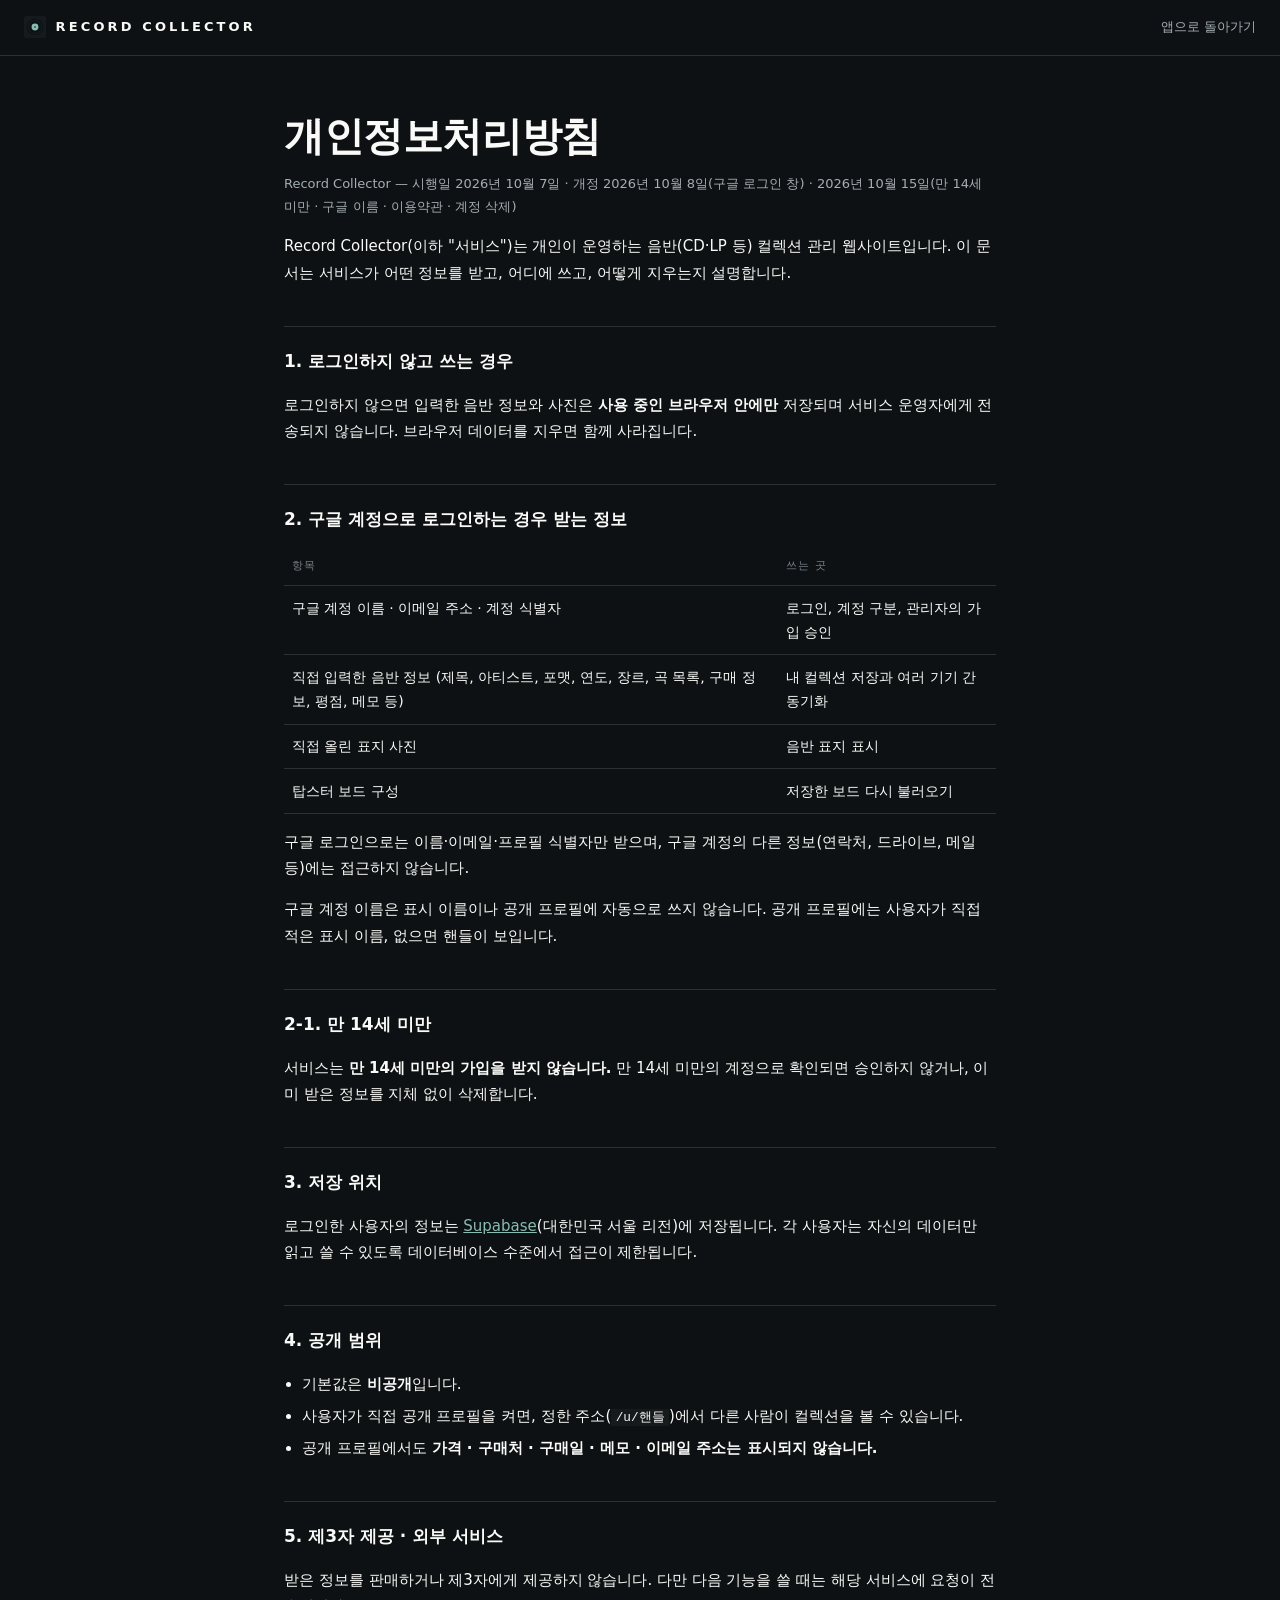
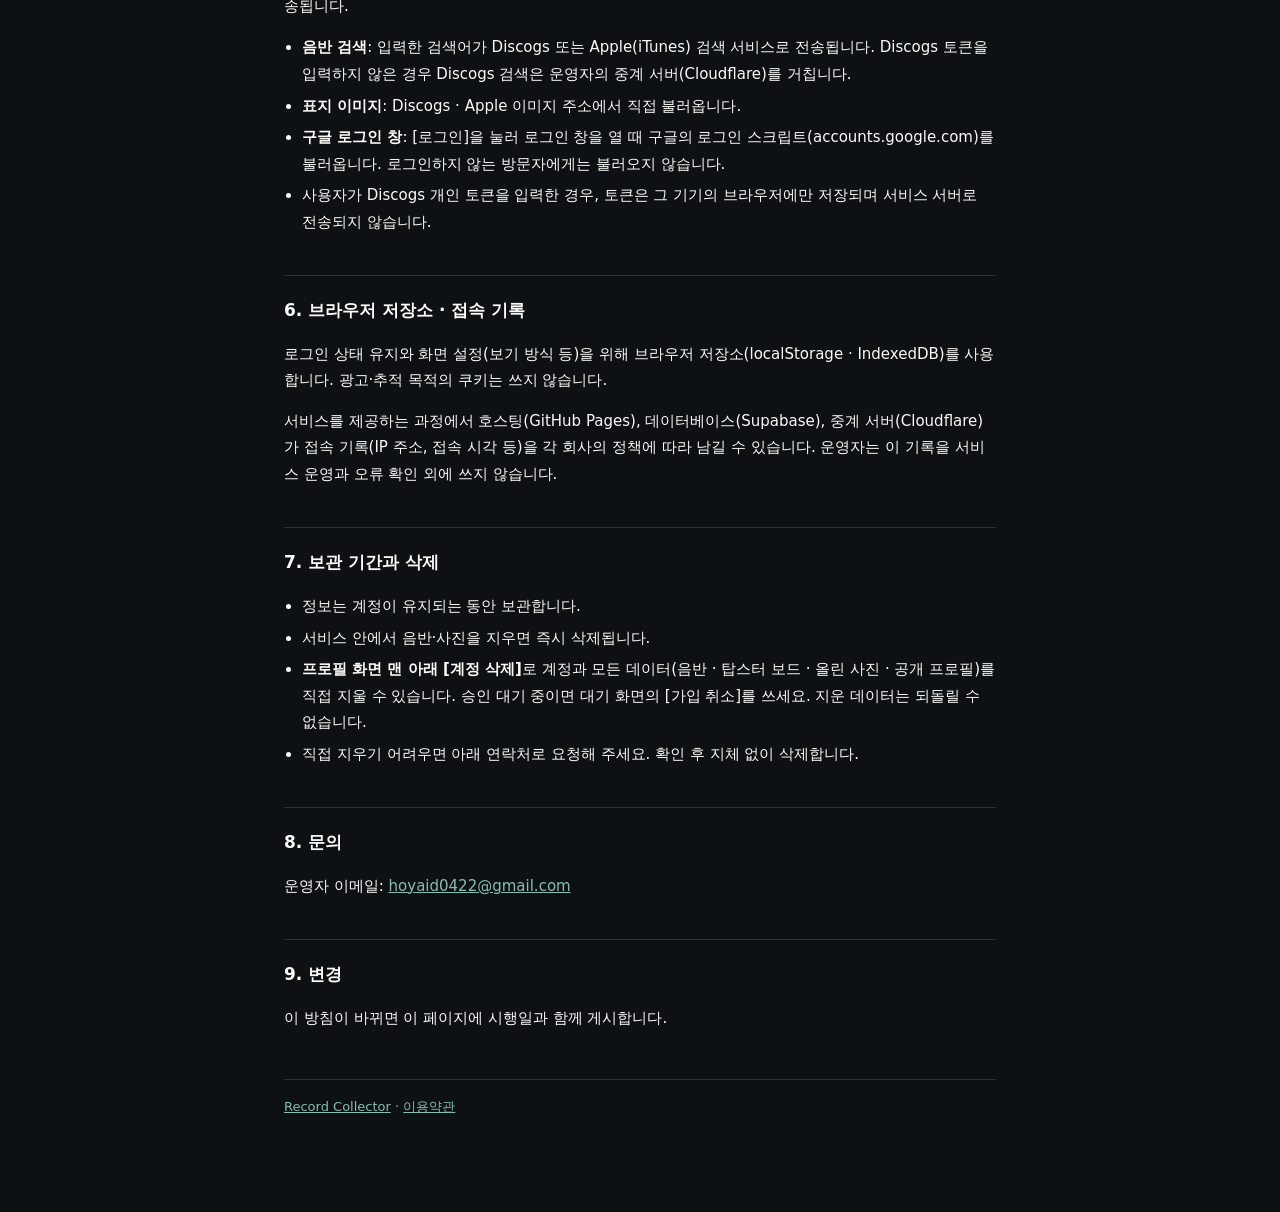
<file: privacy.html>
<!doctype html>
<html lang="ko">
<head>
  <meta charset="utf-8" />
  <meta name="viewport" content="width=device-width, initial-scale=1" />
  <title>개인정보처리방침 · Record Collector</title>
  <link rel="icon" href="vinyl.svg" />
  <meta name="color-scheme" content="dark" />
  <link rel="stylesheet" href="legal.css" />
</head>
<body>
<header class="legal-top">
  <a class="legal-brand" href="./"><img src="vinyl.svg" alt="" />RECORD COLLECTOR</a>
  <a class="legal-back" href="./">앱으로 돌아가기</a>
</header>
<main>
  <h1>개인정보처리방침</h1>
  <p class="dim">Record Collector — 시행일 2026년 10월 7일 · 개정 2026년 10월 8일(구글 로그인 창) · 2026년 10월 15일(만 14세 미만 · 구글 이름 · 이용약관 · 계정 삭제)</p>

  <p>
    Record Collector(이하 "서비스")는 개인이 운영하는 음반(CD·LP 등) 컬렉션 관리 웹사이트입니다.
    이 문서는 서비스가 어떤 정보를 받고, 어디에 쓰고, 어떻게 지우는지 설명합니다.
  </p>

  <h2>1. 로그인하지 않고 쓰는 경우</h2>
  <p>
    로그인하지 않으면 입력한 음반 정보와 사진은 <strong>사용 중인 브라우저 안에만</strong> 저장되며 서비스 운영자에게 전송되지 않습니다.
    브라우저 데이터를 지우면 함께 사라집니다.
  </p>

  <h2>2. 구글 계정으로 로그인하는 경우 받는 정보</h2>
  <table>
    <tr><th>항목</th><th>쓰는 곳</th></tr>
    <tr><td>구글 계정 이름 · 이메일 주소 · 계정 식별자</td><td>로그인, 계정 구분, 관리자의 가입 승인</td></tr>
    <tr><td>직접 입력한 음반 정보 (제목, 아티스트, 포맷, 연도, 장르, 곡 목록, 구매 정보, 평점, 메모 등)</td><td>내 컬렉션 저장과 여러 기기 간 동기화</td></tr>
    <tr><td>직접 올린 표지 사진</td><td>음반 표지 표시</td></tr>
    <tr><td>탑스터 보드 구성</td><td>저장한 보드 다시 불러오기</td></tr>
  </table>
  <p>
    구글 로그인으로는 이름·이메일·프로필 식별자만 받으며, 구글 계정의 다른 정보(연락처, 드라이브, 메일 등)에는 접근하지 않습니다.
  </p>
  <p>
    구글 계정 이름은 표시 이름이나 공개 프로필에 자동으로 쓰지 않습니다. 공개 프로필에는 사용자가 직접 적은 표시 이름, 없으면 핸들이 보입니다.
  </p>

  <h2>2-1. 만 14세 미만</h2>
  <p>
    서비스는 <strong>만 14세 미만의 가입을 받지 않습니다.</strong> 만 14세 미만의 계정으로 확인되면 승인하지 않거나, 이미 받은 정보를 지체 없이 삭제합니다.
  </p>

  <h2>3. 저장 위치</h2>
  <p>
    로그인한 사용자의 정보는 <a href="https://supabase.com" rel="noopener">Supabase</a>(대한민국 서울 리전)에 저장됩니다.
    각 사용자는 자신의 데이터만 읽고 쓸 수 있도록 데이터베이스 수준에서 접근이 제한됩니다.
  </p>

  <h2>4. 공개 범위</h2>
  <ul>
    <li>기본값은 <strong>비공개</strong>입니다.</li>
    <li>사용자가 직접 공개 프로필을 켜면, 정한 주소(<code>/u/핸들</code>)에서 다른 사람이 컬렉션을 볼 수 있습니다.</li>
    <li>공개 프로필에서도 <strong>가격 · 구매처 · 구매일 · 메모 · 이메일 주소는 표시되지 않습니다.</strong></li>
  </ul>

  <h2>5. 제3자 제공 · 외부 서비스</h2>
  <p>받은 정보를 판매하거나 제3자에게 제공하지 않습니다. 다만 다음 기능을 쓸 때는 해당 서비스에 요청이 전송됩니다.</p>
  <ul>
    <li><strong>음반 검색</strong>: 입력한 검색어가 Discogs 또는 Apple(iTunes) 검색 서비스로 전송됩니다.
      Discogs 토큰을 입력하지 않은 경우 Discogs 검색은 운영자의 중계 서버(Cloudflare)를 거칩니다.</li>
    <li><strong>표지 이미지</strong>: Discogs · Apple 이미지 주소에서 직접 불러옵니다.</li>
    <li><strong>구글 로그인 창</strong>: [로그인]을 눌러 로그인 창을 열 때 구글의 로그인 스크립트(accounts.google.com)를 불러옵니다.
      로그인하지 않는 방문자에게는 불러오지 않습니다.</li>
    <li>사용자가 Discogs 개인 토큰을 입력한 경우, 토큰은 그 기기의 브라우저에만 저장되며 서비스 서버로 전송되지 않습니다.</li>
  </ul>

  <h2>6. 브라우저 저장소 · 접속 기록</h2>
  <p>로그인 상태 유지와 화면 설정(보기 방식 등)을 위해 브라우저 저장소(localStorage · IndexedDB)를 사용합니다. 광고·추적 목적의 쿠키는 쓰지 않습니다.</p>
  <p>서비스를 제공하는 과정에서 호스팅(GitHub Pages), 데이터베이스(Supabase), 중계 서버(Cloudflare)가 접속 기록(IP 주소, 접속 시각 등)을 각 회사의 정책에 따라 남길 수 있습니다. 운영자는 이 기록을 서비스 운영과 오류 확인 외에 쓰지 않습니다.</p>

  <h2>7. 보관 기간과 삭제</h2>
  <ul>
    <li>정보는 계정이 유지되는 동안 보관합니다.</li>
    <li>서비스 안에서 음반·사진을 지우면 즉시 삭제됩니다.</li>
    <li><strong>프로필 화면 맨 아래 [계정 삭제]</strong>로 계정과 모든 데이터(음반 · 탑스터 보드 · 올린 사진 · 공개 프로필)를 직접 지울 수 있습니다. 승인 대기 중이면 대기 화면의 [가입 취소]를 쓰세요. 지운 데이터는 되돌릴 수 없습니다.</li>
    <li>직접 지우기 어려우면 아래 연락처로 요청해 주세요. 확인 후 지체 없이 삭제합니다.</li>
  </ul>

  <h2>8. 문의</h2>
  <p>운영자 이메일: <a href="mailto:hoyaid0422@gmail.com">hoyaid0422@gmail.com</a></p>

  <h2>9. 변경</h2>
  <p>이 방침이 바뀌면 이 페이지에 시행일과 함께 게시합니다.</p>

  <p class="dim legal-foot"><a href="./">Record Collector</a> · <a href="terms.html">이용약관</a></p>
</main>
</body>
</html>
</file>
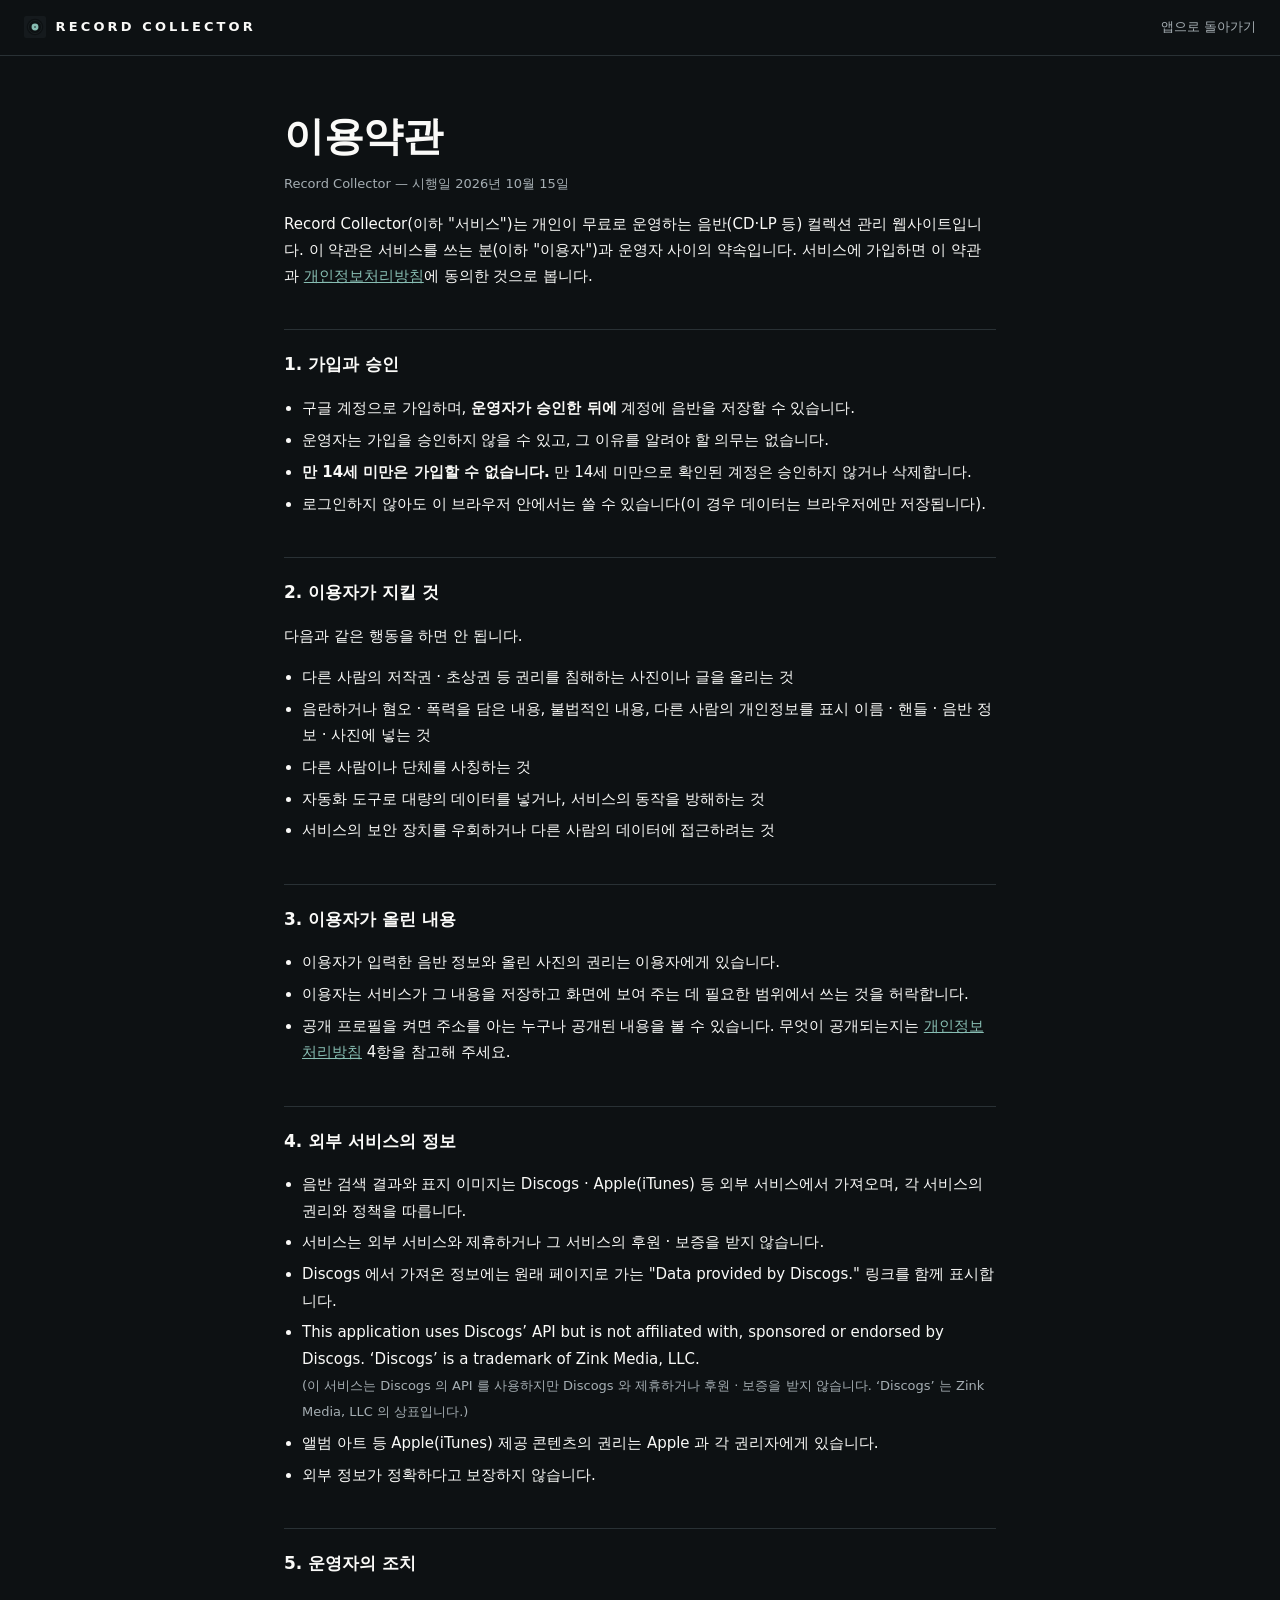
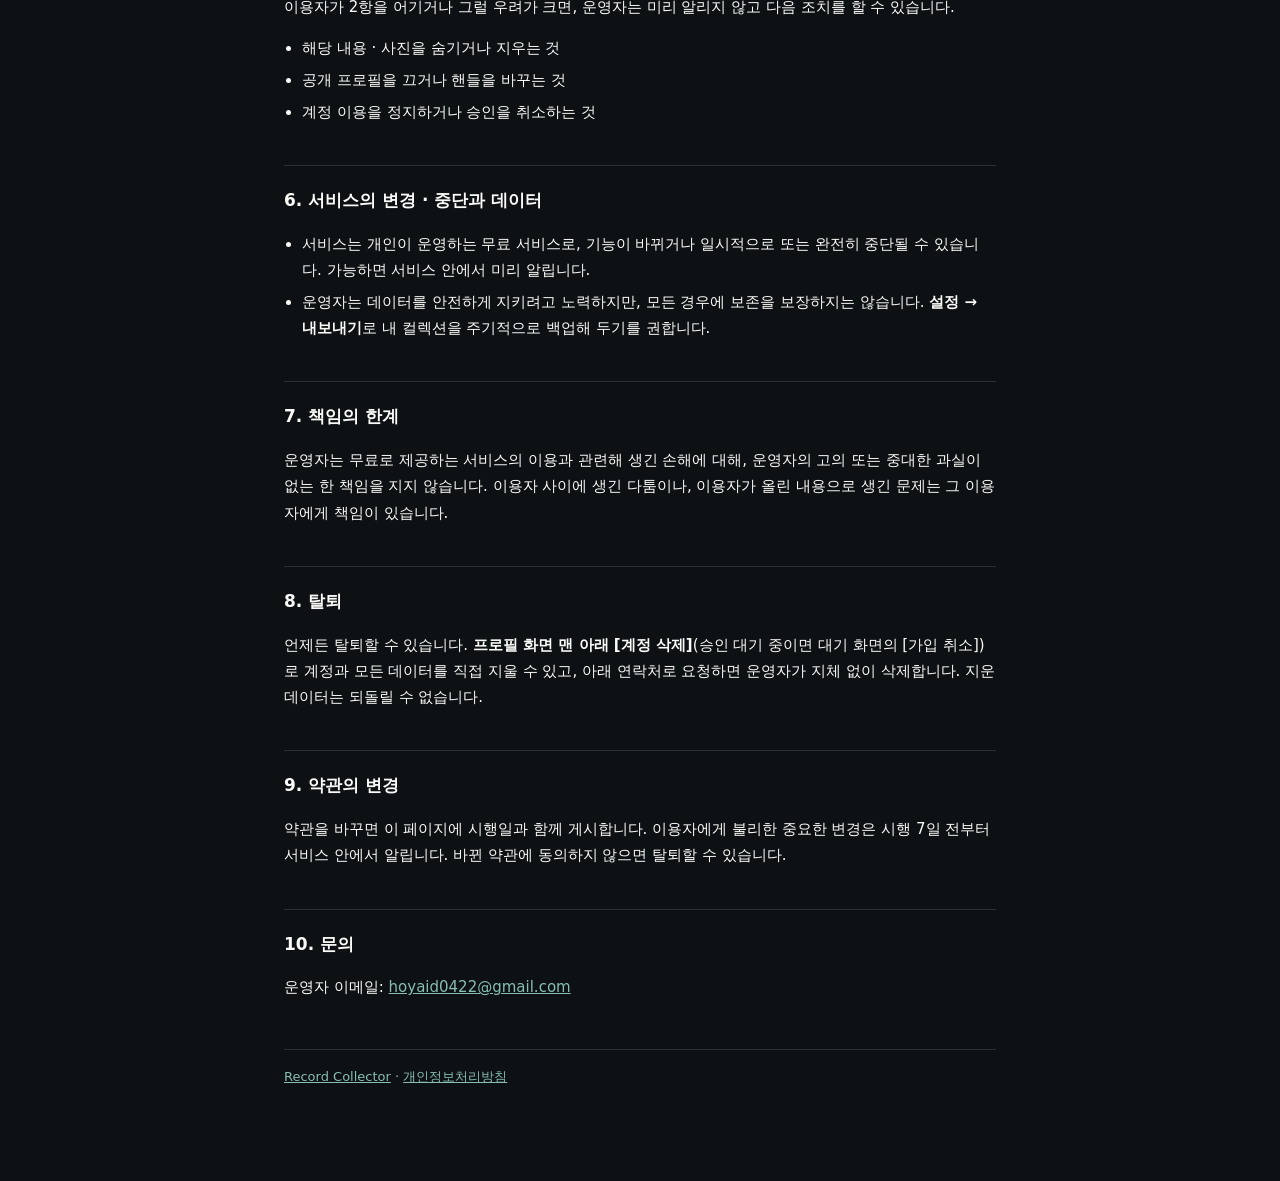
<file: terms.html>
<!doctype html>
<html lang="ko">
<head>
  <meta charset="utf-8" />
  <meta name="viewport" content="width=device-width, initial-scale=1" />
  <title>이용약관 · Record Collector</title>
  <link rel="icon" href="vinyl.svg" />
  <meta name="color-scheme" content="dark" />
  <link rel="stylesheet" href="legal.css" />
</head>
<body>
<header class="legal-top">
  <a class="legal-brand" href="./"><img src="vinyl.svg" alt="" />RECORD COLLECTOR</a>
  <a class="legal-back" href="./">앱으로 돌아가기</a>
</header>
<main>
  <h1>이용약관</h1>
  <p class="dim">Record Collector — 시행일 2026년 10월 15일</p>

  <p>
    Record Collector(이하 "서비스")는 개인이 무료로 운영하는 음반(CD·LP 등) 컬렉션 관리 웹사이트입니다.
    이 약관은 서비스를 쓰는 분(이하 "이용자")과 운영자 사이의 약속입니다.
    서비스에 가입하면 이 약관과 <a href="privacy.html">개인정보처리방침</a>에 동의한 것으로 봅니다.
  </p>

  <h2>1. 가입과 승인</h2>
  <ul>
    <li>구글 계정으로 가입하며, <strong>운영자가 승인한 뒤에</strong> 계정에 음반을 저장할 수 있습니다.</li>
    <li>운영자는 가입을 승인하지 않을 수 있고, 그 이유를 알려야 할 의무는 없습니다.</li>
    <li><strong>만 14세 미만은 가입할 수 없습니다.</strong> 만 14세 미만으로 확인된 계정은 승인하지 않거나 삭제합니다.</li>
    <li>로그인하지 않아도 이 브라우저 안에서는 쓸 수 있습니다(이 경우 데이터는 브라우저에만 저장됩니다).</li>
  </ul>

  <h2>2. 이용자가 지킬 것</h2>
  <p>다음과 같은 행동을 하면 안 됩니다.</p>
  <ul>
    <li>다른 사람의 저작권 · 초상권 등 권리를 침해하는 사진이나 글을 올리는 것</li>
    <li>음란하거나 혐오 · 폭력을 담은 내용, 불법적인 내용, 다른 사람의 개인정보를 표시 이름 · 핸들 · 음반 정보 · 사진에 넣는 것</li>
    <li>다른 사람이나 단체를 사칭하는 것</li>
    <li>자동화 도구로 대량의 데이터를 넣거나, 서비스의 동작을 방해하는 것</li>
    <li>서비스의 보안 장치를 우회하거나 다른 사람의 데이터에 접근하려는 것</li>
  </ul>

  <h2>3. 이용자가 올린 내용</h2>
  <ul>
    <li>이용자가 입력한 음반 정보와 올린 사진의 권리는 이용자에게 있습니다.</li>
    <li>이용자는 서비스가 그 내용을 저장하고 화면에 보여 주는 데 필요한 범위에서 쓰는 것을 허락합니다.</li>
    <li>공개 프로필을 켜면 주소를 아는 누구나 공개된 내용을 볼 수 있습니다. 무엇이 공개되는지는 <a href="privacy.html">개인정보처리방침</a> 4항을 참고해 주세요.</li>
  </ul>

  <h2>4. 외부 서비스의 정보</h2>
  <ul>
    <li>음반 검색 결과와 표지 이미지는 Discogs · Apple(iTunes) 등 외부 서비스에서 가져오며, 각 서비스의 권리와 정책을 따릅니다.</li>
    <li>서비스는 외부 서비스와 제휴하거나 그 서비스의 후원 · 보증을 받지 않습니다.</li>
    <li>Discogs 에서 가져온 정보에는 원래 페이지로 가는 "Data provided by Discogs." 링크를 함께 표시합니다.</li>
    <li lang="en">This application uses Discogs’ API but is not affiliated with, sponsored or endorsed by Discogs. ‘Discogs’ is a trademark of Zink Media, LLC.<br />
      <span class="dim">(이 서비스는 Discogs 의 API 를 사용하지만 Discogs 와 제휴하거나 후원 · 보증을 받지 않습니다. ‘Discogs’ 는 Zink Media, LLC 의 상표입니다.)</span></li>
    <li>앨범 아트 등 Apple(iTunes) 제공 콘텐츠의 권리는 Apple 과 각 권리자에게 있습니다.</li>
    <li>외부 정보가 정확하다고 보장하지 않습니다.</li>
  </ul>

  <h2>5. 운영자의 조치</h2>
  <p>이용자가 2항을 어기거나 그럴 우려가 크면, 운영자는 미리 알리지 않고 다음 조치를 할 수 있습니다.</p>
  <ul>
    <li>해당 내용 · 사진을 숨기거나 지우는 것</li>
    <li>공개 프로필을 끄거나 핸들을 바꾸는 것</li>
    <li>계정 이용을 정지하거나 승인을 취소하는 것</li>
  </ul>

  <h2>6. 서비스의 변경 · 중단과 데이터</h2>
  <ul>
    <li>서비스는 개인이 운영하는 무료 서비스로, 기능이 바뀌거나 일시적으로 또는 완전히 중단될 수 있습니다. 가능하면 서비스 안에서 미리 알립니다.</li>
    <li>운영자는 데이터를 안전하게 지키려고 노력하지만, 모든 경우에 보존을 보장하지는 않습니다.
      <strong>설정 → 내보내기</strong>로 내 컬렉션을 주기적으로 백업해 두기를 권합니다.</li>
  </ul>

  <h2>7. 책임의 한계</h2>
  <p>
    운영자는 무료로 제공하는 서비스의 이용과 관련해 생긴 손해에 대해, 운영자의 고의 또는 중대한 과실이 없는 한 책임을 지지 않습니다.
    이용자 사이에 생긴 다툼이나, 이용자가 올린 내용으로 생긴 문제는 그 이용자에게 책임이 있습니다.
  </p>

  <h2>8. 탈퇴</h2>
  <p>
    언제든 탈퇴할 수 있습니다. <strong>프로필 화면 맨 아래 [계정 삭제]</strong>(승인 대기 중이면 대기 화면의 [가입 취소])로 계정과 모든 데이터를 직접 지울 수 있고,
    아래 연락처로 요청하면 운영자가 지체 없이 삭제합니다. 지운 데이터는 되돌릴 수 없습니다.
  </p>

  <h2>9. 약관의 변경</h2>
  <p>
    약관을 바꾸면 이 페이지에 시행일과 함께 게시합니다. 이용자에게 불리한 중요한 변경은 시행 7일 전부터 서비스 안에서 알립니다.
    바뀐 약관에 동의하지 않으면 탈퇴할 수 있습니다.
  </p>

  <h2>10. 문의</h2>
  <p>운영자 이메일: <a href="mailto:hoyaid0422@gmail.com">hoyaid0422@gmail.com</a></p>

  <p class="dim legal-foot"><a href="./">Record Collector</a> · <a href="privacy.html">개인정보처리방침</a></p>
</main>
</body>
</html>
</file>
<file: legal.css>
/* 이용약관 · 개인정보처리방침 공통 모양 — 앱과 같은 '미술관' 스킨(세이지), 늘 어두운 배경.
   앱 밖의 문서 파일이라(구글 로그인 설정에 이 주소가 등록돼 있어 그대로 둔다) 앱의 CSS 를 쓸 수 없어 값을 옮겨 적었다.
   색 · 크기를 바꾸면 src/styles/base.css 의 :root 와 맞출 것. 기기가 밝은 테마여도 바꾸지 않는다(앱과 같게). */
:root {
  --bg: #0d1113;
  --surface: #151a1d;
  --line: #293135;
  --text: #fafaf8;
  --text-dim: #a5aeb3;
  --text-faint: #788288;
  --accent: #87bdb2;
  --font: 'Noto Sans KR Variable', 'Noto Sans KR', system-ui, -apple-system, 'Segoe UI', 'Apple SD Gothic Neo', 'Malgun Gothic', sans-serif;
  color-scheme: dark;
}

* {
  box-sizing: border-box;
}

body {
  margin: 0;
  background: var(--bg);
  color: var(--text);
  font: 400 0.9375rem/1.75 var(--font);
  -webkit-font-smoothing: antialiased;
}

/* 맨 위 — 앱 메뉴 줄과 같은 높이 · 선 */
.legal-top {
  display: flex;
  align-items: center;
  justify-content: space-between;
  gap: 1rem;
  padding: 1rem 1.5rem;
  border-bottom: 1px solid var(--line);
}
.legal-brand {
  display: inline-flex;
  align-items: center;
  gap: 0.6rem;
  color: var(--text);
  text-decoration: none;
  font-size: 0.8125rem;
  font-weight: 700;
  letter-spacing: 0.24em;
}
.legal-brand img {
  width: 22px;
  height: 22px;
}
.legal-top a.legal-back {
  color: var(--text-dim);
  font-size: 0.8125rem;
  text-decoration: none;
}
.legal-top a.legal-back:hover {
  color: var(--accent);
}

main {
  max-width: 760px;
  margin: 0 auto;
  padding: 3.5rem 1.5rem 5rem;
}

h1 {
  margin: 0 0 0.5rem;
  font-size: 2.5rem;
  font-weight: 700;
  letter-spacing: -0.01em;
  line-height: 1.2;
}

h2 {
  margin: 2.5rem 0 0.75rem;
  padding-top: 1.25rem;
  border-top: 1px solid var(--line);
  font-size: 1.0625rem;
  font-weight: 700;
}

p,
li {
  color: var(--text);
}

.dim {
  color: var(--text-dim);
  font-size: 0.8125rem;
}

a {
  color: var(--accent);
}

strong {
  font-weight: 700;
}

ul {
  padding-left: 1.2em;
}

li + li {
  margin-top: 0.35rem;
}

code {
  padding: 0.1em 0.35em;
  background: var(--surface);
  font-size: 0.85em;
}

table {
  width: 100%;
  border-collapse: collapse;
  font-size: 0.875rem;
}
th,
td {
  padding: 0.6rem 0.5rem;
  border-bottom: 1px solid var(--line);
  text-align: left;
  vertical-align: top;
}
th {
  color: var(--text-faint);
  font-size: 0.6875rem;
  font-weight: 500;
  letter-spacing: 0.12em;
}

.legal-foot {
  margin-top: 3rem;
  padding-top: 1rem;
  border-top: 1px solid var(--line);
}

@media (max-width: 640px) {
  .legal-top {
    padding: 0.9rem 1rem;
  }
  main {
    padding: 2.25rem 1rem 4rem;
  }
  h1 {
    font-size: 1.875rem;
  }
}
</file>
